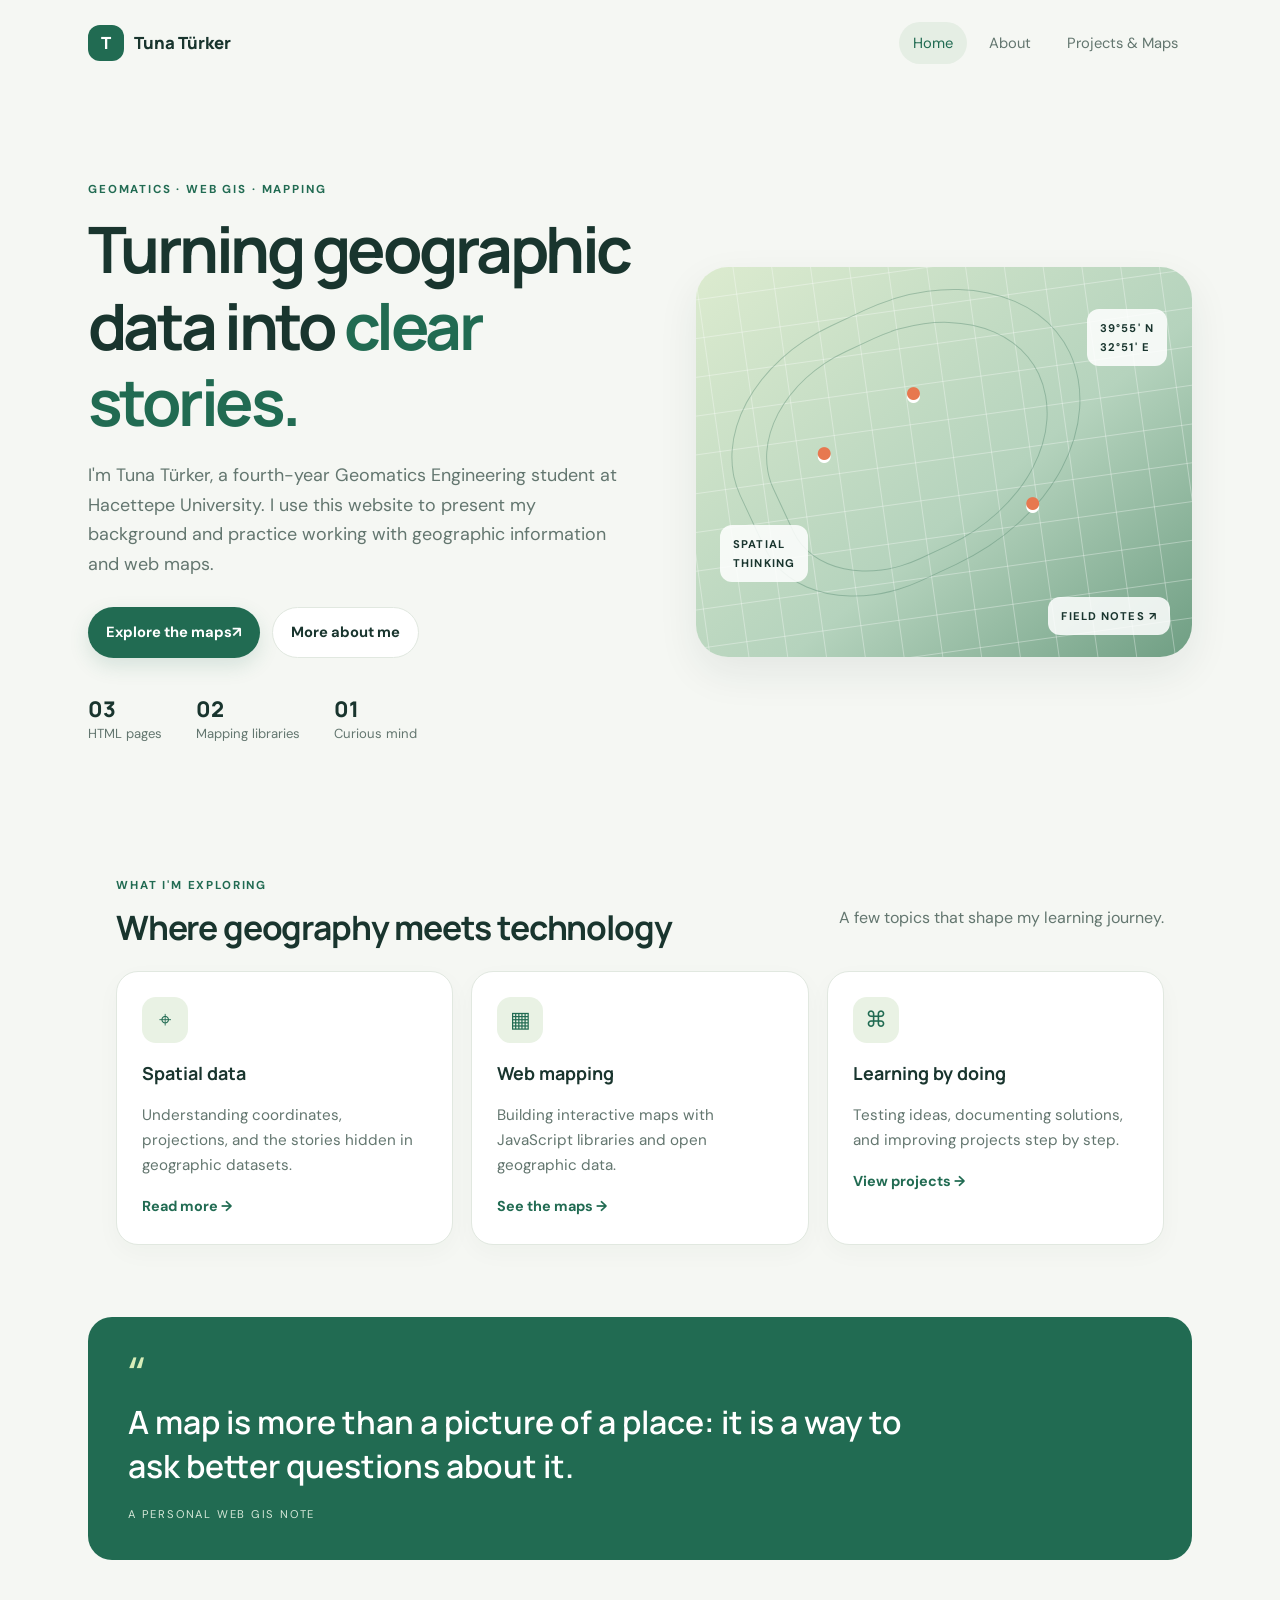
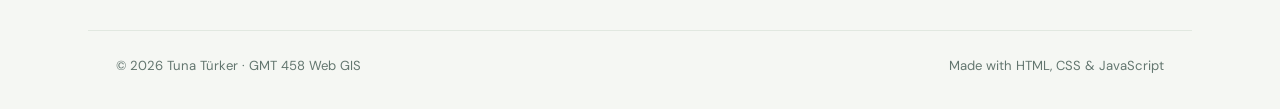
<file: index.html>
<!doctype html>
<html lang="en">
<head>
  <meta charset="utf-8">
  <meta name="viewport" content="width=device-width, initial-scale=1">
  <meta name="description" content="Personal portfolio and Web GIS projects.">
  <title>Tuna Türker | GeoPortfolio</title>
  <link rel="stylesheet" href="style.css">
</head>
<body>
  <header class="site-header">
    <a class="brand" href="index.html"><span class="brand-mark">T</span> Tuna Türker</a>
    <nav aria-label="Main navigation">
      <a class="active" href="index.html">Home</a>
      <a href="about.html">About</a>
      <a href="projects.html">Projects & Maps</a>
    </nav>
  </header>

  <main>
    <section class="hero">
      <div class="hero-copy">
        <p class="eyebrow">GEOMATICS · WEB GIS · MAPPING</p>
        <h1>Turning geographic data into <span class="accent">clear stories.</span></h1>
        <p class="lead">I'm Tuna Türker, a fourth-year Geomatics Engineering student at Hacettepe University. I use this website to present my background and practice working with geographic information and web maps.</p>
        <div class="hero-actions">
          <a class="button primary" href="projects.html">Explore the maps <span aria-hidden="true">↗</span></a>
          <a class="button secondary" href="about.html">More about me</a>
        </div>
        <div class="quick-facts">
          <div><strong>03</strong><span>HTML pages</span></div>
          <div><strong>02</strong><span>Mapping libraries</span></div>
          <div><strong>01</strong><span>Curious mind</span></div>
        </div>
      </div>
      <div class="hero-art" aria-label="Decorative map-inspired illustration">
        <div class="art-grid"></div>
        <div class="contour contour-one"></div><div class="contour contour-two"></div>
        <div class="map-pin pin-one">●</div><div class="map-pin pin-two">●</div><div class="map-pin pin-three">●</div>
        <div class="coordinate coord-one">39°55' N<br>32°51' E</div>
        <div class="coordinate coord-two">SPATIAL<br>THINKING</div>
        <div class="art-label">FIELD NOTES <span>↗</span></div>
      </div>
    </section>

    <section class="section">
      <div class="section-heading">
        <div><p class="eyebrow">WHAT I'M EXPLORING</p><h2>Where geography meets technology</h2></div>
        <p class="muted">A few topics that shape my learning journey.</p>
      </div>
      <div class="feature-grid">
        <article class="feature-card"><div class="feature-icon">⌖</div><h3>Spatial data</h3><p>Understanding coordinates, projections, and the stories hidden in geographic datasets.</p><a href="about.html">Read more →</a></article>
        <article class="feature-card"><div class="feature-icon">▦</div><h3>Web mapping</h3><p>Building interactive maps with JavaScript libraries and open geographic data.</p><a href="projects.html">See the maps →</a></article>
        <article class="feature-card"><div class="feature-icon">⌘</div><h3>Learning by doing</h3><p>Testing ideas, documenting solutions, and improving projects step by step.</p><a href="projects.html">View projects →</a></article>
      </div>
    </section>

    <section class="quote-band">
      <span class="quote-mark">“</span>
      <p>A map is more than a picture of a place: it is a way to ask better questions about it.</p>
      <span class="quote-caption">A PERSONAL WEB GIS NOTE</span>
    </section>
  </main>

  <footer class="site-footer"><span>© 2026 Tuna Türker · GMT 458 Web GIS</span><span>Made with HTML, CSS & JavaScript</span></footer>
</body>
</html>
</file>
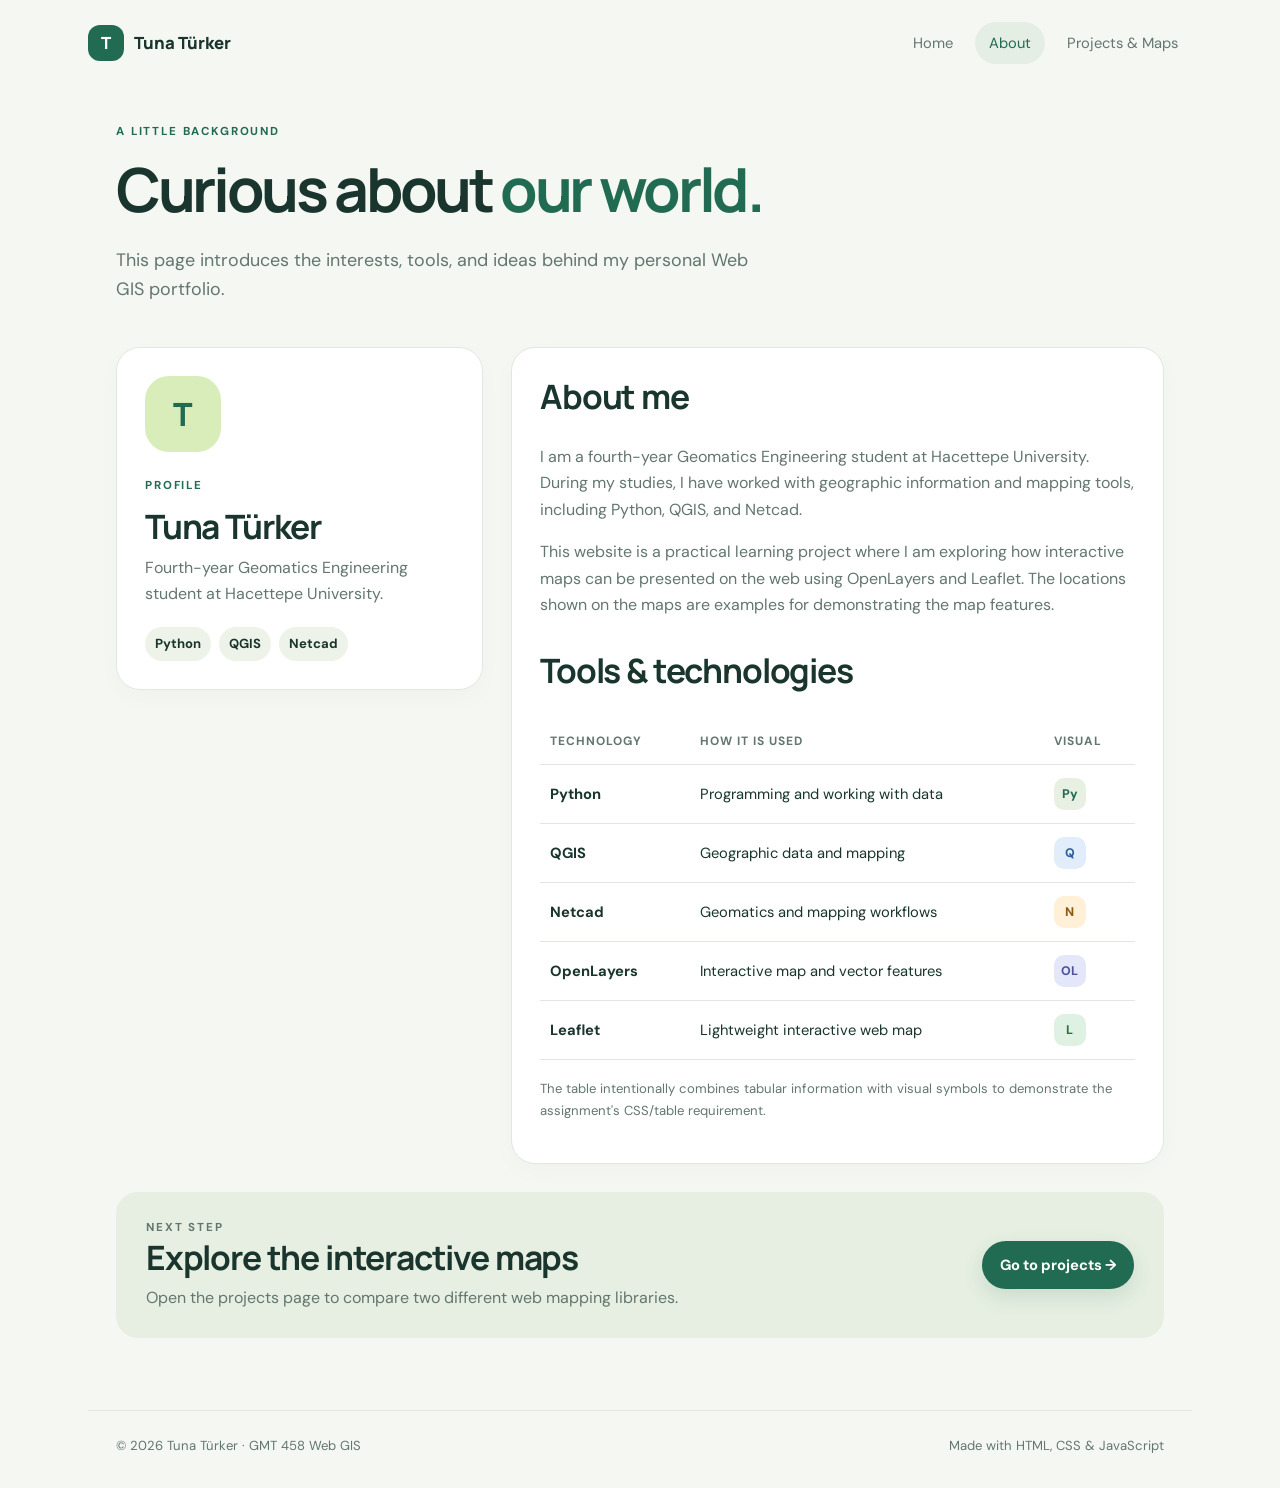
<file: about.html>
<!doctype html>
<html lang="en">
<head>
  <meta charset="utf-8">
  <meta name="viewport" content="width=device-width, initial-scale=1">
  <meta name="description" content="About this geomatics engineering portfolio.">
  <title>About Tuna Türker | GeoPortfolio</title>
  <link rel="stylesheet" href="style.css">
</head>
<body>
  <header class="site-header">
    <a class="brand" href="index.html"><span class="brand-mark">T</span> Tuna Türker</a>
    <nav aria-label="Main navigation">
      <a href="index.html">Home</a><a class="active" href="about.html">About</a><a href="projects.html">Projects & Maps</a>
    </nav>
  </header>
  <main class="page-wrap">
    <section class="page-intro">
      <p class="eyebrow">A LITTLE BACKGROUND</p>
      <h1>Curious about <span class="accent">our world.</span></h1>
      <p class="lead">This page introduces the interests, tools, and ideas behind my personal Web GIS portfolio.</p>
    </section>
    <section class="about-layout">
      <div class="profile-panel">
        <div class="avatar">T</div>
        <p class="eyebrow">PROFILE</p>
        <h2>Tuna Türker</h2>
        <p class="muted">Fourth-year Geomatics Engineering student at Hacettepe University.</p>
        <div class="profile-tags"><span>Python</span><span>QGIS</span><span>Netcad</span></div>
      </div>
      <div class="about-copy">
        <h2>About me</h2>
        <p>I am a fourth-year Geomatics Engineering student at Hacettepe University. During my studies, I have worked with geographic information and mapping tools, including Python, QGIS, and Netcad.</p>
        <p>This website is a practical learning project where I am exploring how interactive maps can be presented on the web using OpenLayers and Leaflet. The locations shown on the maps are examples for demonstrating the map features.</p>
        <h2 class="spaced-heading">Tools & technologies</h2>
        <table class="tools-table">
          <thead><tr><th>Technology</th><th>How it is used</th><th>Visual</th></tr></thead>
          <tbody>
            <tr><td><strong>Python</strong></td><td>Programming and working with data</td><td><span class="table-symbol html">Py</span></td></tr>
            <tr><td><strong>QGIS</strong></td><td>Geographic data and mapping</td><td><span class="table-symbol css">Q</span></td></tr>
            <tr><td><strong>Netcad</strong></td><td>Geomatics and mapping workflows</td><td><span class="table-symbol js">N</span></td></tr>
            <tr><td><strong>OpenLayers</strong></td><td>Interactive map and vector features</td><td><span class="table-symbol ol">OL</span></td></tr>
            <tr><td><strong>Leaflet</strong></td><td>Lightweight interactive web map</td><td><span class="table-symbol leaf">L</span></td></tr>
          </tbody>
        </table>
        <p class="small-note">The table intentionally combines tabular information with visual symbols to demonstrate the assignment's CSS/table requirement.</p>
      </div>
    </section>
    <section class="callout"><div><p class="eyebrow">NEXT STEP</p><h2>Explore the interactive maps</h2><p>Open the projects page to compare two different web mapping libraries.</p></div><a class="button primary" href="projects.html">Go to projects →</a></section>
  </main>
  <footer class="site-footer"><span>© 2026 Tuna Türker · GMT 458 Web GIS</span><span>Made with HTML, CSS & JavaScript</span></footer>
</body>
</html>
</file>
<file: style.css>
@import url('https://fonts.googleapis.com/css2?family=DM+Sans:wght@400;500;600;700&family=Manrope:wght@400;500;600;700;800&display=swap');
:root{--bg:#f5f7f3;--paper:#fff;--ink:#19352e;--muted:#63766f;--green:#216b52;--lime:#d8edb9;--orange:#e7784f;--line:#e1e8e0;--shadow:0 16px 40px rgba(25,53,46,.08)}
*{box-sizing:border-box}html{scroll-behavior:smooth}body{margin:0;background:var(--bg);color:var(--ink);font-family:'DM Sans',sans-serif;line-height:1.65}a{color:inherit;text-decoration:none}.site-header{max-width:1160px;margin:auto;padding:22px 28px;display:flex;align-items:center;justify-content:space-between;gap:24px}.brand{display:flex;align-items:center;gap:10px;font-family:Manrope,sans-serif;font-weight:800;font-size:1.05rem}.brand-mark{display:grid;place-items:center;background:var(--green);color:white;border-radius:12px;width:36px;height:36px}.site-header nav{display:flex;gap:8px;flex-wrap:wrap}.site-header nav a{padding:9px 14px;border-radius:999px;color:var(--muted);font-size:.92rem}.site-header nav a:hover,.site-header nav a.active{background:#e5eee4;color:var(--green)}h1,h2,h3,p{margin-top:0}h1,h2,h3{font-family:Manrope,sans-serif;line-height:1.2}h1{font-size:clamp(2.4rem,5vw,4.5rem);letter-spacing:-.055em;margin-bottom:20px}h2{font-size:clamp(1.5rem,3vw,2.1rem);letter-spacing:-.035em}h3{font-size:1.12rem}.accent{color:var(--green)}.eyebrow{font-size:.72rem;letter-spacing:.16em;font-weight:700;color:var(--green)}.lead{font-size:1.12rem;color:var(--muted);max-width:650px}.muted,.small-note{color:var(--muted)}.hero{max-width:1160px;margin:34px auto 72px;padding:40px 28px;display:grid;grid-template-columns:1.05fr .95fr;align-items:center;gap:60px}.hero-copy{padding:20px 0}.hero-actions{display:flex;gap:12px;flex-wrap:wrap;margin:28px 0 36px}.button{display:inline-flex;align-items:center;justify-content:center;padding:12px 18px;border-radius:999px;font-weight:700;font-size:.92rem;transition:transform .2s,box-shadow .2s}.button:hover{transform:translateY(-2px)}.button.primary{background:var(--green);color:white;box-shadow:0 8px 20px #216b5225}.button.secondary{border:1px solid var(--line);background:white}.quick-facts{display:flex;gap:34px;flex-wrap:wrap}.quick-facts div{display:flex;flex-direction:column}.quick-facts strong{font:800 1.35rem Manrope}.quick-facts span{font-size:.82rem;color:var(--muted)}.hero-art{height:390px;position:relative;overflow:hidden;border-radius:32px;background:linear-gradient(140deg,#dcebcf,#b5d3bd 58%,#6f9e83);box-shadow:var(--shadow);animation:rise .8s ease both}.art-grid{position:absolute;inset:0;background-image:linear-gradient(#ffffff55 1px,transparent 1px),linear-gradient(90deg,#ffffff55 1px,transparent 1px);background-size:32px 32px;transform:rotate(-8deg) scale(1.2)}.contour{position:absolute;border:1px solid #477e665e;border-radius:48% 52% 60% 40%;width:360px;height:270px;transform:rotate(-25deg)}.contour-one{top:35px;left:35px}.contour-two{top:65px;left:70px;width:290px;height:220px}.map-pin{position:absolute;color:var(--orange);font-size:30px;text-shadow:0 3px 0 white;animation:float 3s ease-in-out infinite}.pin-one{top:100px;left:42%}.pin-two{top:210px;left:66%;animation-delay:.6s}.pin-three{top:160px;left:24%;animation-delay:1.1s}.coordinate,.art-label{position:absolute;background:#ffffffd9;padding:10px 13px;border-radius:12px;font-size:.7rem;font-weight:700;letter-spacing:.1em}.coord-one{top:42px;right:25px}.coord-two{bottom:75px;left:24px}.art-label{bottom:22px;right:22px}.section,.quote-band{max-width:1104px;margin:0 auto 72px;padding:0 28px}.section-heading{display:flex;justify-content:space-between;align-items:end;gap:25px;margin-bottom:24px}.section-heading h2{margin-bottom:0}.feature-grid{display:grid;grid-template-columns:repeat(3,1fr);gap:18px}.feature-card{background:var(--paper);border:1px solid var(--line);border-radius:22px;padding:25px;box-shadow:0 8px 24px #19352e08}.feature-icon{display:grid;place-items:center;width:46px;height:46px;background:#e9f2e4;color:var(--green);border-radius:14px;font-size:1.4rem;margin-bottom:20px}.feature-card p{color:var(--muted);font-size:.95rem}.feature-card a{color:var(--green);font-weight:700;font-size:.9rem}.quote-band{position:relative;background:var(--green);color:white;border-radius:24px;padding:34px 40px;margin-bottom:70px}.quote-band p{font:600 clamp(1.25rem,2.7vw,2rem) Manrope;max-width:780px;margin-bottom:12px}.quote-mark{font-size:3rem;color:var(--lime);line-height:1}.quote-caption{font-size:.7rem;letter-spacing:.16em;color:#d5e7d8}.page-wrap{max-width:1104px;margin:30px auto 72px;padding:0 28px}.page-intro{margin:36px 0 42px;max-width:760px}.page-intro h1{font-size:clamp(2.4rem,5vw,3.8rem)}.about-layout{display:grid;grid-template-columns:.72fr 1.28fr;gap:28px;align-items:start}.profile-panel,.about-copy,.map-section,.technical-notes{background:white;border:1px solid var(--line);border-radius:24px;padding:28px;box-shadow:0 8px 24px #19352e06}.profile-panel{position:sticky;top:20px}.avatar{width:76px;height:76px;display:grid;place-items:center;background:var(--lime);color:var(--green);font:800 2rem Manrope;border-radius:24px;margin-bottom:24px;animation:rise .7s ease both}.profile-panel h2{margin-bottom:8px}.profile-tags{display:flex;gap:8px;flex-wrap:wrap;margin-top:20px}.profile-tags span{background:#edf3e9;padding:6px 10px;border-radius:999px;font-size:.82rem;font-weight:700}.about-copy p{color:var(--muted)}.spaced-heading{margin-top:32px}.tools-table{width:100%;border-collapse:collapse;font-size:.92rem}.tools-table th,.tools-table td{text-align:left;padding:13px 10px;border-bottom:1px solid var(--line)}.tools-table th{color:var(--muted);font-size:.75rem;text-transform:uppercase;letter-spacing:.08em}.table-symbol{display:inline-grid;place-items:center;width:32px;height:32px;border-radius:10px;background:#e7f0e3;color:var(--green);font-size:.78rem;font-weight:800}.table-symbol.css{background:#e1edfa;color:#315f9b}.table-symbol.js{background:#fff0d7;color:#8c5b11}.table-symbol.ol{background:#e4e6fa;color:#4e5299}.table-symbol.leaf{background:#dff1e2;color:#267342}.small-note{font-size:.82rem;margin-top:18px}.callout{margin-top:28px;padding:26px 30px;background:#e6efe2;border-radius:22px;display:flex;justify-content:space-between;align-items:center;gap:20px}.callout h2{margin-bottom:8px}.callout p{margin-bottom:0;color:var(--muted)}.map-section{margin-bottom:28px;padding:24px}.map-heading{display:flex;align-items:center;justify-content:space-between;gap:15px}.map-heading>div{display:flex;align-items:center;gap:12px}.map-heading h2{font-size:1.4rem;margin:0}.map-index{font-size:.75rem;font-weight:800;color:var(--orange)}.library-label{font-size:.7rem;letter-spacing:.12em;font-weight:800;color:var(--green);background:#eaf2e6;border-radius:999px;padding:7px 10px}.map-description{color:var(--muted);margin:14px 0}.map-frame{height:390px;width:100%;border-radius:16px;overflow:hidden;background:#e8eee7;border:1px solid var(--line)}.map-footer{display:flex;justify-content:space-between;gap:12px;margin-top:12px;font-size:.83rem;color:var(--muted)}.legend-dot{display:inline-block;width:9px;height:9px;border-radius:50%;background:var(--orange);margin-right:6px}.technical-notes{margin-top:32px}.notes-grid{display:grid;grid-template-columns:1fr 1fr;gap:18px}.notes-grid article{padding:20px;background:#f5f7f3;border-radius:16px}.notes-grid p{color:var(--muted);margin-bottom:0}.note-number{display:inline-grid;place-items:center;width:28px;height:28px;background:var(--lime);color:var(--green);font-weight:800;border-radius:9px;margin-bottom:14px}.site-footer{max-width:1104px;margin:auto;padding:24px 28px 32px;border-top:1px solid var(--line);display:flex;justify-content:space-between;gap:15px;color:var(--muted);font-size:.82rem}@keyframes float{0%,100%{transform:translateY(0)}50%{transform:translateY(-12px)}}@keyframes rise{from{opacity:0;transform:translateY(14px)}to{opacity:1;transform:translateY(0)}}
@media(max-width:760px){.site-header{align-items:flex-start;flex-direction:column;padding:18px 20px}.site-header nav{gap:2px}.site-header nav a{padding:8px 10px}.hero{grid-template-columns:1fr;margin:10px auto 52px;padding:20px;gap:25px}.hero-art{height:280px}.section,.quote-band,.page-wrap{padding-left:20px;padding-right:20px}.feature-grid,.about-layout,.notes-grid{grid-template-columns:1fr}.section-heading{align-items:flex-start;flex-direction:column}.profile-panel{position:static}.callout{align-items:flex-start;flex-direction:column}.map-frame{height:320px}.tools-table{font-size:.8rem}.tools-table th,.tools-table td{padding:10px 6px}.site-footer{padding-left:20px;padding-right:20px;flex-direction:column}}
</file>
